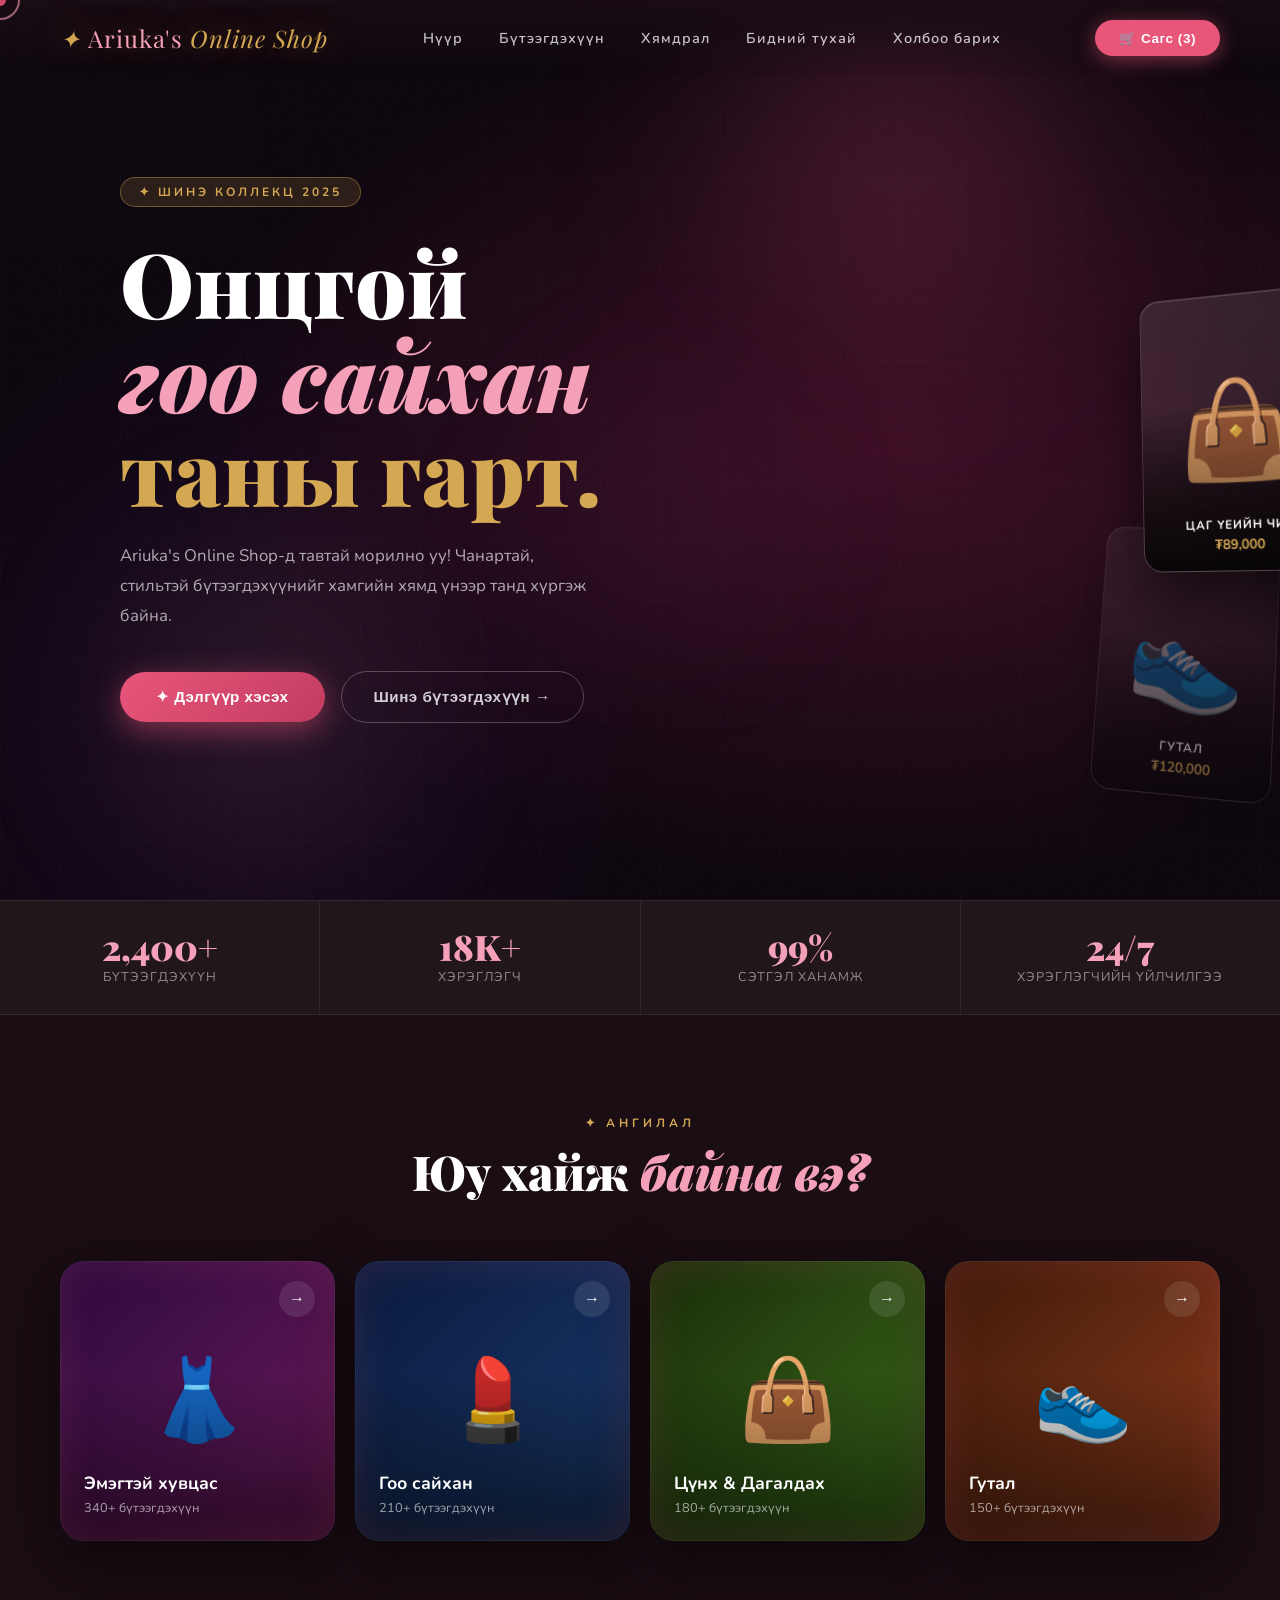
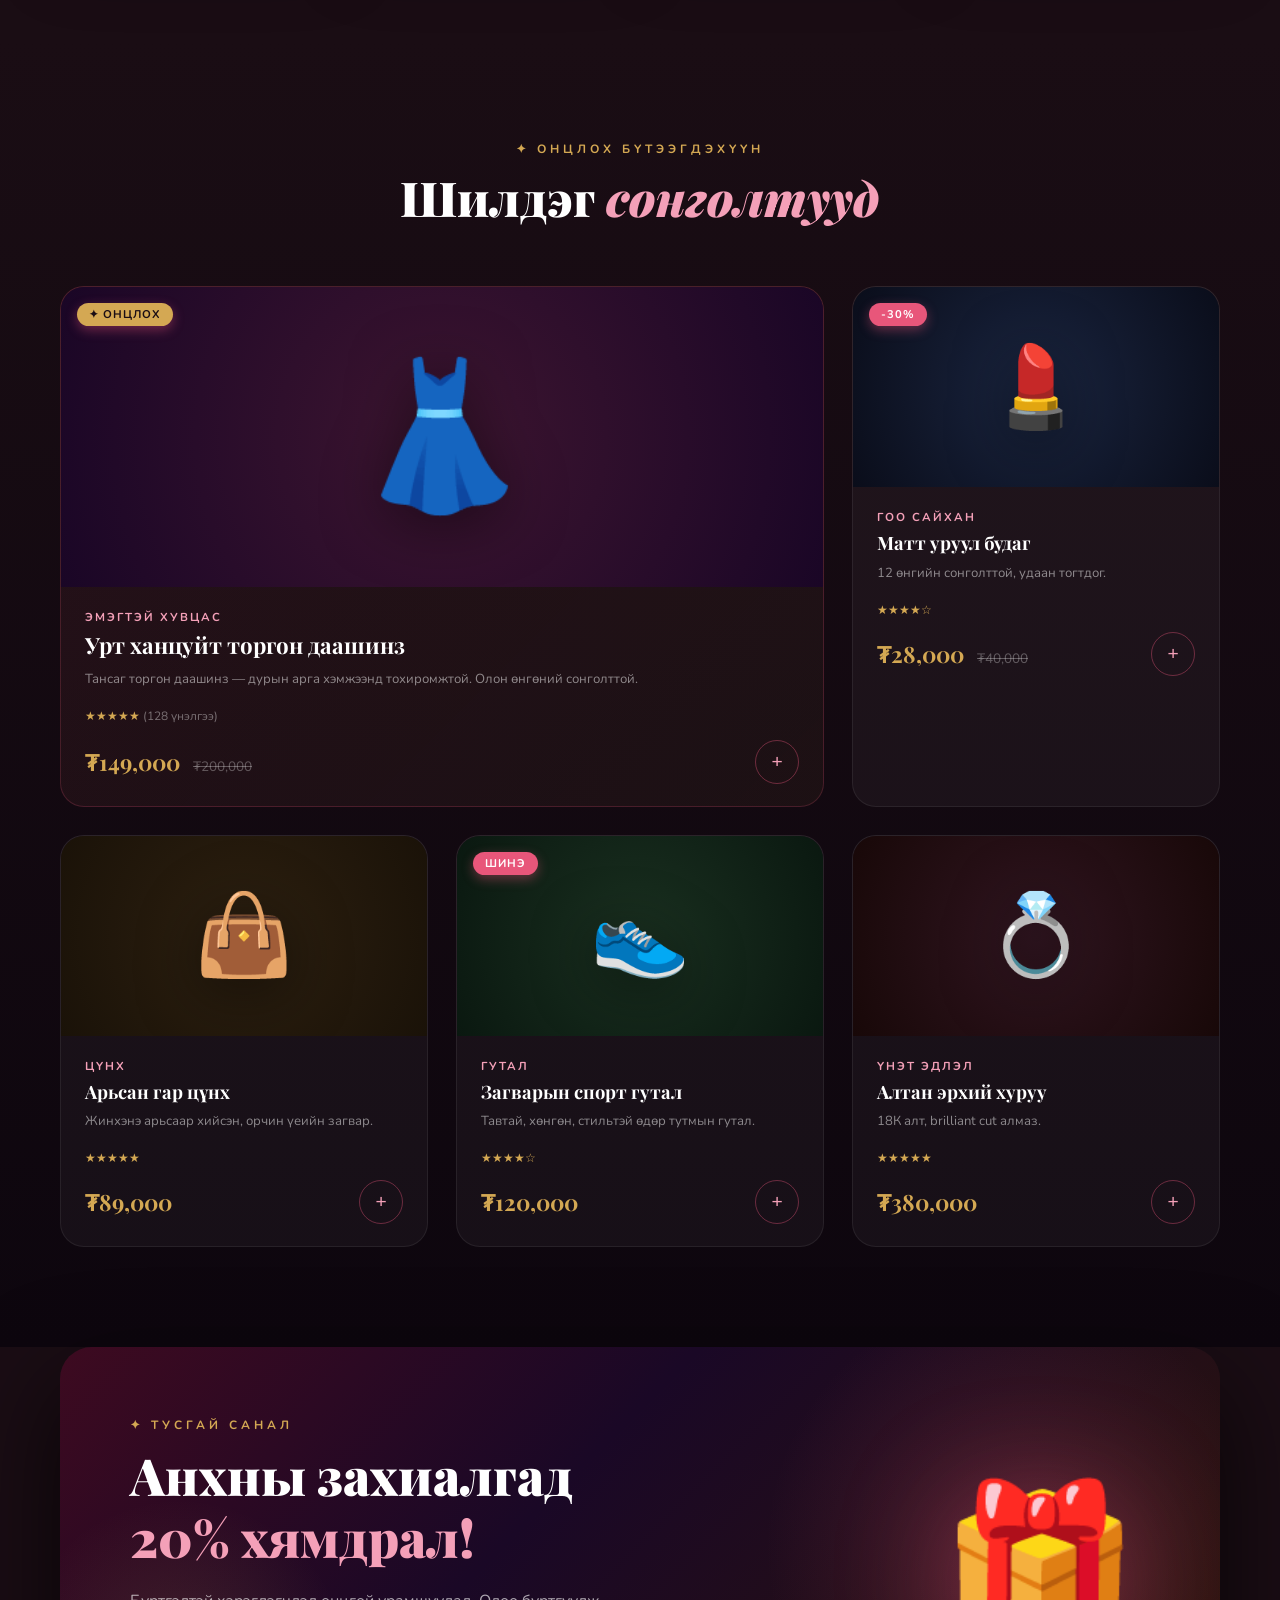
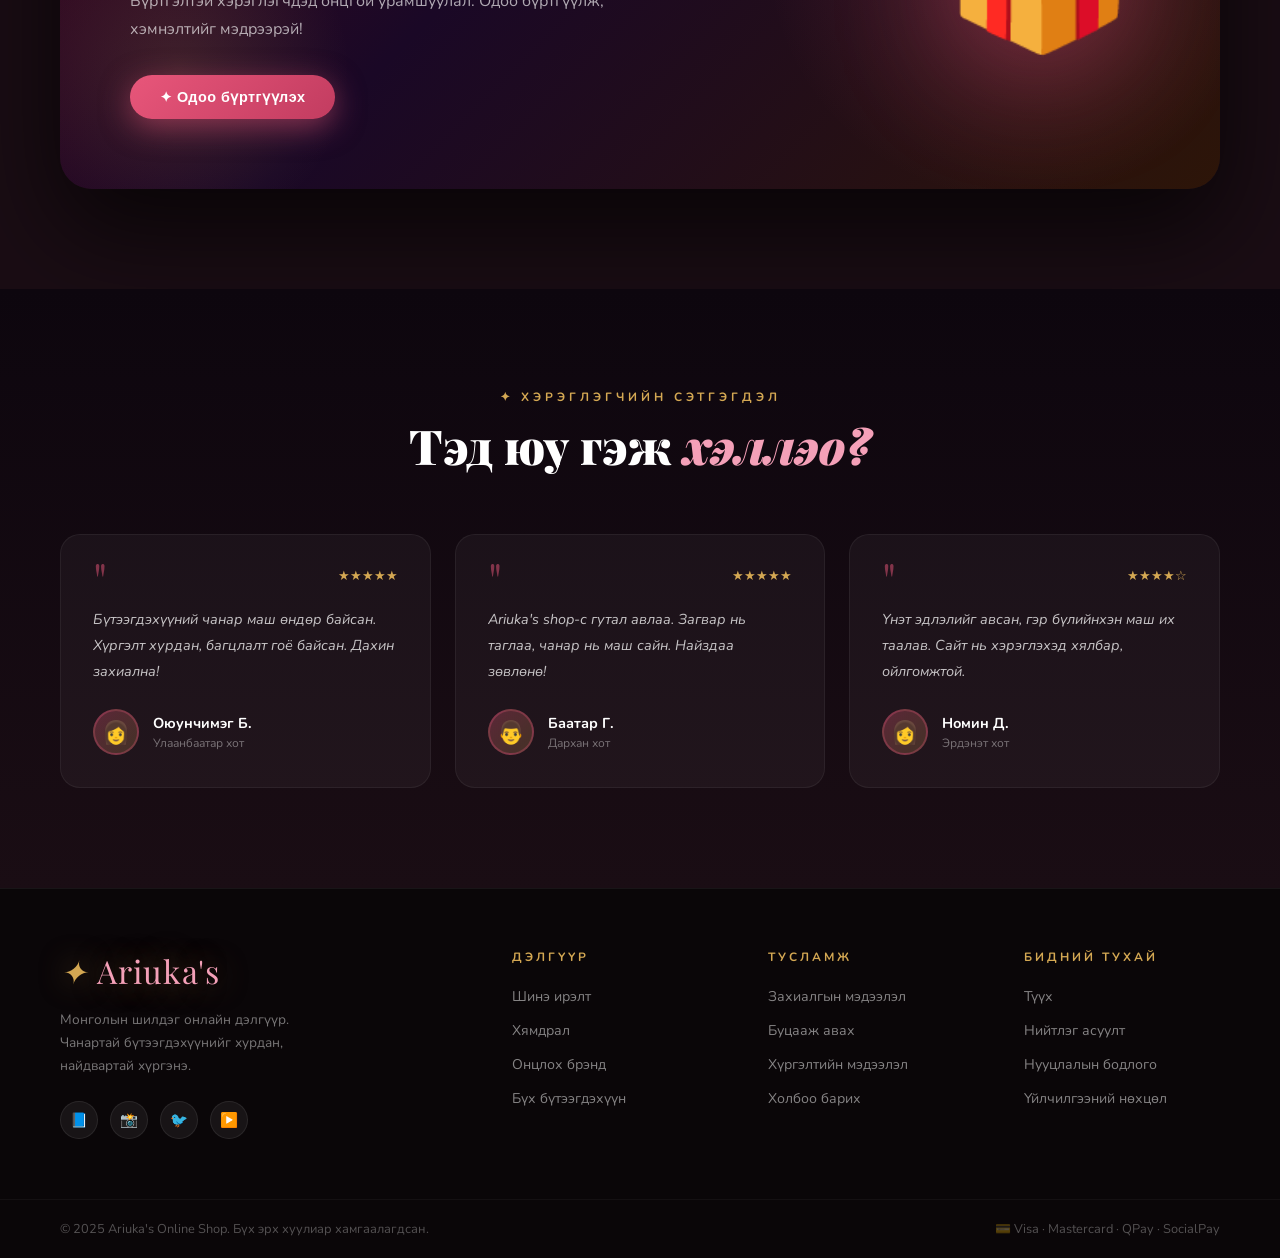
<file: ariuka-shop.html>
<!DOCTYPE html>
<html lang="mn">
<head>
<meta charset="UTF-8">
<meta name="viewport" content="width=device-width, initial-scale=1.0">
<title>Ariuka's Online Shop</title>
<link href="https://fonts.googleapis.com/css2?family=Playfair+Display:ital,wght@0,400;0,700;0,900;1,400&family=Nunito:wght@300;400;600;700&display=swap" rel="stylesheet">
<style>
  :root {
    --rose: #e8567a;
    --rose-dark: #c23c60;
    --rose-light: #f4a0b8;
    --cream: #fdf6f0;
    --gold: #d4a853;
    --gold-light: #f0d080;
    --deep: #1a0d14;
    --card-bg: rgba(255,255,255,0.08);
    --glass: rgba(255,255,255,0.12);
  }

  * { margin: 0; padding: 0; box-sizing: border-box; }

  body {
    font-family: 'Nunito', sans-serif;
    background: var(--deep);
    color: #fff;
    overflow-x: hidden;
    cursor: none;
  }

  /* Custom Cursor */
  .cursor {
    position: fixed;
    width: 12px; height: 12px;
    background: var(--rose);
    border-radius: 50%;
    pointer-events: none;
    z-index: 9999;
    transform: translate(-50%,-50%);
    transition: transform 0.1s ease;
    mix-blend-mode: difference;
  }
  .cursor-ring {
    position: fixed;
    width: 40px; height: 40px;
    border: 2px solid var(--rose-light);
    border-radius: 50%;
    pointer-events: none;
    z-index: 9998;
    transform: translate(-50%,-50%);
    transition: all 0.18s ease;
    opacity: 0.6;
  }

  /* ─── NAV ─── */
  nav {
    position: fixed; top: 0; left: 0; right: 0; z-index: 100;
    display: flex; align-items: center; justify-content: space-between;
    padding: 20px 60px;
    background: linear-gradient(to bottom, rgba(26,13,20,0.95), transparent);
    backdrop-filter: blur(10px);
  }
  .logo {
    font-family: 'Playfair Display', serif;
    font-size: 1.5rem;
    font-style: italic;
    color: var(--gold);
    letter-spacing: 1px;
    text-shadow: 0 0 30px rgba(212,168,83,0.5);
  }
  .logo span { color: var(--rose-light); font-style: normal; }
  .nav-links { display: flex; gap: 36px; list-style: none; }
  .nav-links a {
    color: rgba(255,255,255,0.75);
    text-decoration: none;
    font-size: 0.9rem;
    font-weight: 600;
    letter-spacing: 1px;
    transition: color 0.3s;
    position: relative;
  }
  .nav-links a::after {
    content:''; position: absolute; bottom:-4px; left:0; right:0;
    height:1px; background: var(--rose);
    transform: scaleX(0); transition: transform 0.3s;
  }
  .nav-links a:hover { color: #fff; }
  .nav-links a:hover::after { transform: scaleX(1); }
  .nav-cart {
    background: var(--rose);
    border: none; color: #fff;
    padding: 10px 24px; border-radius: 30px;
    font-size: 0.85rem; font-weight: 700;
    cursor: none; letter-spacing: 0.5px;
    box-shadow: 0 4px 20px rgba(232,86,122,0.5);
    transition: transform 0.2s, box-shadow 0.2s;
  }
  .nav-cart:hover {
    transform: translateY(-2px);
    box-shadow: 0 8px 30px rgba(232,86,122,0.7);
  }

  /* ─── HERO ─── */
  .hero {
    min-height: 100vh;
    position: relative;
    display: flex; align-items: center;
    overflow: hidden;
  }

  /* Multi-layer background depth */
  .hero-layer {
    position: absolute; inset: 0;
    will-change: transform;
  }
  .layer-1 {
    background: radial-gradient(ellipse 80% 70% at 70% 50%, #3d0f25 0%, transparent 70%),
                radial-gradient(ellipse 50% 80% at 20% 80%, #1a0826 0%, transparent 60%),
                #0d060e;
  }
  .layer-2 {
    background: url("data:image/svg+xml,%3Csvg xmlns='http://www.w3.org/2000/svg' width='600' height='600'%3E%3Cfilter id='n'%3E%3CfeTurbulence type='fractalNoise' baseFrequency='0.65' numOctaves='3' stitchTiles='stitch'/%3E%3C/filter%3E%3Crect width='100%25' height='100%25' filter='url(%23n)' opacity='0.04'/%3E%3C/svg%3E");
    opacity: 0.6;
  }
  .layer-orbs {
    position: absolute; inset: 0; pointer-events: none;
  }
  .orb {
    position: absolute;
    border-radius: 50%;
    filter: blur(80px);
    animation: orbFloat 8s ease-in-out infinite;
  }
  .orb-1 {
    width: 500px; height: 500px;
    background: radial-gradient(circle, rgba(232,86,122,0.25), transparent 70%);
    top: -100px; right: 10%;
    animation-delay: 0s;
  }
  .orb-2 {
    width: 400px; height: 400px;
    background: radial-gradient(circle, rgba(212,168,83,0.15), transparent 70%);
    bottom: 0; left: 5%;
    animation-delay: -3s;
  }
  .orb-3 {
    width: 300px; height: 300px;
    background: radial-gradient(circle, rgba(150,50,180,0.12), transparent 70%);
    top: 40%; left: 40%;
    animation-delay: -6s;
  }
  @keyframes orbFloat {
    0%, 100% { transform: translate(0,0) scale(1); }
    33% { transform: translate(30px,-20px) scale(1.05); }
    66% { transform: translate(-20px,15px) scale(0.97); }
  }

  /* Floating particles */
  .particles {
    position: absolute; inset: 0; pointer-events: none; overflow: hidden;
  }
  .particle {
    position: absolute;
    width: 3px; height: 3px;
    background: var(--gold-light);
    border-radius: 50%;
    animation: particleDrift linear infinite;
    opacity: 0;
  }
  @keyframes particleDrift {
    0% { transform: translateY(100vh) translateX(0); opacity: 0; }
    10% { opacity: 0.8; }
    90% { opacity: 0.5; }
    100% { transform: translateY(-100px) translateX(var(--drift)); opacity: 0; }
  }

  .hero-content {
    position: relative; z-index: 10;
    padding: 0 60px;
    max-width: 700px;
  }
  .hero-badge {
    display: inline-block;
    background: rgba(212,168,83,0.15);
    border: 1px solid rgba(212,168,83,0.4);
    color: var(--gold);
    padding: 6px 18px;
    border-radius: 30px;
    font-size: 0.75rem;
    font-weight: 700;
    letter-spacing: 3px;
    margin-bottom: 28px;
    text-transform: uppercase;
    animation: fadeUp 0.8s ease 0.2s both;
  }
  .hero-title {
    font-family: 'Playfair Display', serif;
    font-size: clamp(3rem, 7vw, 6rem);
    line-height: 1.05;
    font-weight: 900;
    animation: fadeUp 0.8s ease 0.4s both;
  }
  .hero-title em {
    font-style: italic;
    color: var(--rose-light);
    display: block;
  }
  .hero-title span.gold { color: var(--gold); }
  .hero-sub {
    margin-top: 24px;
    font-size: 1.05rem;
    color: rgba(255,255,255,0.65);
    line-height: 1.8;
    max-width: 480px;
    animation: fadeUp 0.8s ease 0.6s both;
  }
  .hero-actions {
    display: flex; gap: 16px; align-items: center;
    margin-top: 40px;
    animation: fadeUp 0.8s ease 0.8s both;
  }
  .btn-primary {
    background: linear-gradient(135deg, var(--rose), var(--rose-dark));
    color: #fff; border: none;
    padding: 16px 36px; border-radius: 50px;
    font-size: 0.95rem; font-weight: 700;
    cursor: none; letter-spacing: 0.5px;
    box-shadow: 0 8px 30px rgba(232,86,122,0.5), 0 0 0 0 rgba(232,86,122,0.4);
    transition: all 0.3s;
    position: relative; overflow: hidden;
  }
  .btn-primary::before {
    content:'';
    position: absolute; inset: 0;
    background: linear-gradient(135deg, rgba(255,255,255,0.2), transparent);
    opacity: 0; transition: opacity 0.3s;
  }
  .btn-primary:hover { transform: translateY(-3px); box-shadow: 0 14px 40px rgba(232,86,122,0.7); }
  .btn-primary:hover::before { opacity: 1; }
  .btn-secondary {
    color: rgba(255,255,255,0.8);
    background: none; border: 1px solid rgba(255,255,255,0.25);
    padding: 16px 32px; border-radius: 50px;
    font-size: 0.95rem; font-weight: 600;
    cursor: none; letter-spacing: 0.5px;
    transition: all 0.3s;
  }
  .btn-secondary:hover { border-color: var(--rose-light); color: var(--rose-light); }

  /* Hero 3D floating cards */
  .hero-visual {
    position: absolute; right: 5%; top: 50%;
    transform: translateY(-50%);
    z-index: 5;
    perspective: 800px;
  }
  .float-card {
    width: 200px; height: 280px;
    border-radius: 20px;
    position: absolute;
    background: linear-gradient(135deg, rgba(255,255,255,0.1), rgba(255,255,255,0.04));
    border: 1px solid rgba(255,255,255,0.12);
    backdrop-filter: blur(20px);
    box-shadow: 0 25px 60px rgba(0,0,0,0.6), inset 0 1px 0 rgba(255,255,255,0.15);
    display: flex; flex-direction: column;
    align-items: center; justify-content: flex-end;
    padding: 16px;
    overflow: hidden;
    animation: floatCard 6s ease-in-out infinite;
  }
  .float-card::before {
    content:'';
    position: absolute; inset: 0;
    background: linear-gradient(to bottom, transparent 40%, rgba(0,0,0,0.7));
  }
  .float-card-img {
    position: absolute; inset: 0;
    font-size: 6rem;
    display: flex; align-items: center; justify-content: center;
    opacity: 0.9;
  }
  .float-card-info {
    position: relative; z-index: 1; text-align: center;
  }
  .float-card-info h4 { font-size: 0.75rem; font-weight: 700; letter-spacing: 1px; }
  .float-card-info p { font-size: 0.85rem; color: var(--gold); font-weight: 700; margin-top: 2px; }

  .fc-1 {
    top: -160px; left: -80px;
    transform: rotateY(-15deg) rotateX(5deg) rotate(-3deg);
    animation-delay: 0s;
  }
  .fc-2 {
    top: -80px; left: 80px;
    transform: rotateY(10deg) rotateX(-3deg) rotate(5deg);
    animation-delay: -2s;
    width: 170px; height: 240px;
    z-index: -1;
    opacity: 0.7;
  }
  .fc-3 {
    top: 80px; left: -120px;
    transform: rotateY(-8deg) rotateX(8deg) rotate(2deg);
    animation-delay: -4s;
    width: 180px; height: 260px;
    opacity: 0.5;
    z-index: -2;
  }
  @keyframes floatCard {
    0%,100% { transform-origin: center; margin-top: 0; }
    50% { margin-top: -20px; }
  }
  @keyframes fadeUp {
    from { opacity:0; transform: translateY(30px); }
    to { opacity:1; transform: translateY(0); }
  }

  /* Stats bar */
  .stats-bar {
    position: relative; z-index: 20;
    display: flex; gap: 0;
    background: rgba(255,255,255,0.04);
    border-top: 1px solid rgba(255,255,255,0.08);
    border-bottom: 1px solid rgba(255,255,255,0.08);
  }
  .stat-item {
    flex: 1;
    padding: 28px 40px;
    text-align: center;
    border-right: 1px solid rgba(255,255,255,0.06);
    transition: background 0.3s;
  }
  .stat-item:last-child { border-right: none; }
  .stat-item:hover { background: rgba(255,255,255,0.04); }
  .stat-num {
    font-family: 'Playfair Display', serif;
    font-size: 2.2rem; font-weight: 900;
    color: var(--rose-light);
    line-height: 1;
  }
  .stat-label { font-size: 0.8rem; color: rgba(255,255,255,0.5); margin-top: 4px; letter-spacing: 1px; }

  /* ─── CATEGORIES ─── */
  section { padding: 100px 60px; }
  .section-header { text-align: center; margin-bottom: 60px; }
  .section-tag {
    color: var(--gold);
    font-size: 0.75rem;
    font-weight: 700;
    letter-spacing: 4px;
    text-transform: uppercase;
    margin-bottom: 12px;
    display: block;
  }
  .section-title {
    font-family: 'Playfair Display', serif;
    font-size: clamp(2rem, 4vw, 3rem);
    font-weight: 900;
    line-height: 1.2;
  }
  .section-title em { color: var(--rose-light); font-style: italic; }

  .categories-grid {
    display: grid;
    grid-template-columns: repeat(4, 1fr);
    gap: 20px;
  }
  .cat-card {
    position: relative;
    border-radius: 24px;
    overflow: hidden;
    cursor: none;
    height: 280px;
    transform-style: preserve-3d;
    transition: transform 0.5s cubic-bezier(0.23, 1, 0.32, 1);
    box-shadow: 0 20px 60px rgba(0,0,0,0.5);
  }
  .cat-card:hover { transform: translateY(-12px) rotateX(4deg); }
  .cat-card:hover .cat-bg { transform: scale(1.1); }
  .cat-card:hover .cat-overlay { opacity: 1; }
  .cat-card:first-child { grid-row: span 1; }
  .cat-bg {
    position: absolute; inset: 0;
    transition: transform 0.6s ease;
    display: flex; align-items: center; justify-content: center;
    font-size: 5rem;
  }
  .cat-bg-c1 { background: linear-gradient(135deg, #2d0a3e, #6b1a5c); }
  .cat-bg-c2 { background: linear-gradient(135deg, #0a1a3e, #1a3a6b); }
  .cat-bg-c3 { background: linear-gradient(135deg, #1a2d0a, #3a6b1a); }
  .cat-bg-c4 { background: linear-gradient(135deg, #3e1a0a, #8b3a1a); }
  .cat-overlay {
    position: absolute; inset: 0;
    background: linear-gradient(to top, rgba(0,0,0,0.8) 0%, transparent 60%);
    opacity: 0.7;
    transition: opacity 0.3s;
  }
  .cat-glow {
    position: absolute; inset: 0;
    box-shadow: inset 0 0 40px rgba(232,86,122,0.15);
    border: 1px solid rgba(255,255,255,0.08);
    border-radius: 24px;
    pointer-events: none;
  }
  .cat-info {
    position: absolute; bottom: 0; left: 0; right: 0;
    padding: 24px;
    z-index: 2;
  }
  .cat-info h3 { font-size: 1.1rem; font-weight: 700; margin-bottom: 4px; }
  .cat-info p { font-size: 0.8rem; color: rgba(255,255,255,0.6); }
  .cat-arrow {
    position: absolute; top: 20px; right: 20px;
    width: 36px; height: 36px;
    background: rgba(255,255,255,0.1);
    border-radius: 50%;
    display: flex; align-items: center; justify-content: center;
    font-size: 1rem;
    transition: all 0.3s;
    z-index: 2;
  }
  .cat-card:hover .cat-arrow { background: var(--rose); transform: rotate(45deg); }

  /* ─── PRODUCTS ─── */
  .products-section {
    background: linear-gradient(to bottom, var(--deep), #0d060e);
  }
  .products-grid {
    display: grid;
    grid-template-columns: repeat(3, 1fr);
    gap: 28px;
  }

  .prod-card {
    background: rgba(255,255,255,0.04);
    border: 1px solid rgba(255,255,255,0.07);
    border-radius: 24px;
    overflow: hidden;
    cursor: none;
    position: relative;
    transition: all 0.4s cubic-bezier(0.23, 1, 0.32, 1);
    transform-style: preserve-3d;
    perspective: 600px;
  }
  .prod-card:hover {
    transform: translateY(-16px);
    border-color: rgba(232,86,122,0.3);
    box-shadow:
      0 30px 80px rgba(0,0,0,0.7),
      0 0 40px rgba(232,86,122,0.1),
      inset 0 1px 0 rgba(255,255,255,0.1);
  }
  .prod-card.featured {
    grid-column: span 2;
    background: linear-gradient(135deg, rgba(232,86,122,0.08), rgba(212,168,83,0.05));
    border-color: rgba(232,86,122,0.2);
  }
  .prod-img {
    height: 240px;
    display: flex; align-items: center; justify-content: center;
    font-size: 7rem;
    position: relative;
    overflow: hidden;
  }
  .prod-card.featured .prod-img { height: 300px; font-size: 9rem; }
  .prod-img-bg {
    position: absolute; inset: 0;
    transition: transform 0.5s ease;
  }
  .prod-card:hover .prod-img-bg { transform: scale(1.08); }
  .prod-img-bg-1 { background: radial-gradient(circle at 50% 50%, #3d1530, #1a0626); }
  .prod-img-bg-2 { background: radial-gradient(circle at 50% 50%, #1a2540, #0a0d1a); }
  .prod-img-bg-3 { background: radial-gradient(circle at 50% 50%, #2d2010, #1a1208); }
  .prod-img-bg-4 { background: radial-gradient(circle at 50% 50%, #1a3020, #0a1810); }
  .prod-img-bg-5 { background: radial-gradient(circle at 50% 50%, #301520, #180808); }
  .prod-emoji {
    position: relative; z-index: 1;
    filter: drop-shadow(0 10px 30px rgba(0,0,0,0.5));
    transition: transform 0.4s ease;
  }
  .prod-card:hover .prod-emoji { transform: scale(1.1) translateY(-8px); }
  .prod-badge {
    position: absolute; top: 16px; left: 16px; z-index: 2;
    background: var(--rose);
    color: #fff; padding: 4px 12px;
    border-radius: 20px; font-size: 0.7rem; font-weight: 700;
    letter-spacing: 1px;
    box-shadow: 0 4px 12px rgba(232,86,122,0.4);
  }
  .prod-badge.gold { background: var(--gold); color: var(--deep); }
  .prod-body { padding: 22px 24px; }
  .prod-category {
    font-size: 0.72rem; color: var(--rose-light);
    font-weight: 700; letter-spacing: 2px;
    text-transform: uppercase; margin-bottom: 6px;
  }
  .prod-name {
    font-family: 'Playfair Display', serif;
    font-size: 1.15rem; font-weight: 700;
    margin-bottom: 8px; line-height: 1.3;
  }
  .prod-card.featured .prod-name { font-size: 1.4rem; }
  .prod-desc {
    font-size: 0.82rem; color: rgba(255,255,255,0.5);
    line-height: 1.6; margin-bottom: 18px;
  }
  .prod-footer {
    display: flex; align-items: center; justify-content: space-between;
  }
  .prod-price {
    font-family: 'Playfair Display', serif;
    font-size: 1.4rem; font-weight: 700;
    color: var(--gold);
  }
  .prod-price .old-price {
    font-size: 0.85rem; color: rgba(255,255,255,0.3);
    text-decoration: line-through; margin-left: 8px;
    font-family: 'Nunito', sans-serif; font-weight: 400;
  }
  .prod-stars { color: var(--gold); font-size: 0.75rem; margin-top: 2px; }
  .add-btn {
    background: none;
    border: 1px solid rgba(232,86,122,0.4);
    color: var(--rose-light);
    width: 44px; height: 44px;
    border-radius: 50%;
    font-size: 1.2rem;
    cursor: none;
    transition: all 0.3s;
    display: flex; align-items: center; justify-content: center;
  }
  .add-btn:hover {
    background: var(--rose);
    border-color: var(--rose);
    color: #fff;
    transform: scale(1.1);
    box-shadow: 0 6px 20px rgba(232,86,122,0.5);
  }

  /* ─── BANNER ─── */
  .banner-section {
    padding: 0 60px 100px;
  }
  .banner {
    border-radius: 32px;
    background: linear-gradient(135deg, #3d0a20 0%, #1a0826 40%, #2d1508 100%);
    padding: 70px;
    position: relative; overflow: hidden;
    box-shadow: 0 40px 100px rgba(0,0,0,0.7);
  }
  .banner::before {
    content:'';
    position: absolute;
    width: 600px; height: 600px;
    background: radial-gradient(circle, rgba(232,86,122,0.2), transparent 60%);
    right: -100px; top: -100px;
    border-radius: 50%;
    animation: orbFloat 8s ease-in-out infinite;
  }
  .banner::after {
    content:'';
    position: absolute;
    width: 400px; height: 400px;
    background: radial-gradient(circle, rgba(212,168,83,0.15), transparent 60%);
    left: -80px; bottom: -80px;
    border-radius: 50%;
    animation: orbFloat 10s ease-in-out infinite reverse;
  }
  .banner-inner { position: relative; z-index: 1; max-width: 500px; }
  .banner-inner .section-tag { text-align: left; }
  .banner-inner h2 {
    font-family: 'Playfair Display', serif;
    font-size: clamp(2rem, 4vw, 3.2rem);
    font-weight: 900; line-height: 1.2;
    margin: 12px 0 20px;
  }
  .banner-inner p { color: rgba(255,255,255,0.65); line-height: 1.7; margin-bottom: 32px; }
  .banner-emoji {
    position: absolute; right: 80px; top: 50%;
    transform: translateY(-50%);
    font-size: 10rem;
    filter: drop-shadow(0 20px 60px rgba(232,86,122,0.4));
    animation: floatCard 5s ease-in-out infinite;
    z-index: 1;
  }

  /* ─── TESTIMONIALS ─── */
  .testimonials-section {
    background: linear-gradient(to bottom, #0d060e, var(--deep));
  }
  .testi-grid {
    display: grid;
    grid-template-columns: repeat(3, 1fr);
    gap: 24px;
  }
  .testi-card {
    background: rgba(255,255,255,0.04);
    border: 1px solid rgba(255,255,255,0.06);
    border-radius: 20px;
    padding: 32px;
    position: relative;
    transition: all 0.4s ease;
  }
  .testi-card:hover {
    transform: translateY(-8px);
    border-color: rgba(232,86,122,0.2);
    box-shadow: 0 20px 50px rgba(0,0,0,0.5);
  }
  .testi-quote {
    font-size: 3rem;
    color: var(--rose);
    line-height: 0.5;
    margin-bottom: 16px;
    font-family: 'Playfair Display', serif;
    opacity: 0.5;
  }
  .testi-text {
    font-size: 0.9rem; line-height: 1.8;
    color: rgba(255,255,255,0.75);
    margin-bottom: 24px;
    font-style: italic;
  }
  .testi-user { display: flex; align-items: center; gap: 14px; }
  .testi-avatar {
    width: 46px; height: 46px;
    border-radius: 50%;
    display: flex; align-items: center; justify-content: center;
    font-size: 1.4rem;
    background: linear-gradient(135deg, rgba(232,86,122,0.3), rgba(212,168,83,0.2));
    border: 2px solid rgba(232,86,122,0.3);
  }
  .testi-name { font-weight: 700; font-size: 0.9rem; }
  .testi-loc { font-size: 0.75rem; color: rgba(255,255,255,0.4); margin-top: 2px; }
  .testi-stars { color: var(--gold); font-size: 0.8rem; float: right; }

  /* ─── FOOTER ─── */
  footer {
    border-top: 1px solid rgba(255,255,255,0.06);
    padding: 60px;
    background: #0a0608;
    display: grid;
    grid-template-columns: 2fr 1fr 1fr 1fr;
    gap: 60px;
  }
  .footer-brand .logo { font-size: 2rem; display: block; margin-bottom: 16px; }
  .footer-brand p { font-size: 0.85rem; color: rgba(255,255,255,0.45); line-height: 1.7; max-width: 280px; }
  .footer-col h4 {
    font-size: 0.75rem; font-weight: 700;
    letter-spacing: 3px; color: var(--gold);
    text-transform: uppercase; margin-bottom: 20px;
  }
  .footer-col ul { list-style: none; display: flex; flex-direction: column; gap: 12px; }
  .footer-col a {
    color: rgba(255,255,255,0.5); text-decoration: none;
    font-size: 0.88rem; transition: color 0.2s;
  }
  .footer-col a:hover { color: var(--rose-light); }
  .footer-bottom {
    background: #0a0608;
    padding: 20px 60px;
    border-top: 1px solid rgba(255,255,255,0.04);
    display: flex; justify-content: space-between; align-items: center;
    font-size: 0.8rem; color: rgba(255,255,255,0.3);
  }
  .social-links { display: flex; gap: 12px; }
  .social-btn {
    width: 38px; height: 38px;
    border-radius: 50%;
    background: rgba(255,255,255,0.06);
    border: 1px solid rgba(255,255,255,0.08);
    display: flex; align-items: center; justify-content: center;
    font-size: 0.9rem; cursor: none;
    transition: all 0.3s;
  }
  .social-btn:hover { background: var(--rose); border-color: var(--rose); transform: translateY(-3px); }

  /* Scroll reveal */
  .reveal {
    opacity: 0;
    transform: translateY(40px);
    transition: all 0.8s cubic-bezier(0.23, 1, 0.32, 1);
  }
  .reveal.visible { opacity: 1; transform: translateY(0); }

  /* Parallax depth lines */
  .depth-lines {
    position: absolute; inset: 0;
    background-image:
      linear-gradient(to right, rgba(255,255,255,0.015) 1px, transparent 1px),
      linear-gradient(to bottom, rgba(255,255,255,0.015) 1px, transparent 1px);
    background-size: 60px 60px;
    pointer-events: none;
  }

  @media(max-width:768px) {
    nav { padding: 16px 24px; }
    section, .banner-section { padding: 60px 24px; }
    .hero-content { padding: 0 24px; }
    .categories-grid, .products-grid, .testi-grid { grid-template-columns: 1fr; }
    .prod-card.featured { grid-column: 1; }
    footer { grid-template-columns: 1fr; gap: 40px; padding: 40px 24px; }
    .footer-bottom { flex-direction: column; gap: 16px; padding: 20px 24px; }
    .hero-visual { display: none; }
    .banner-emoji { display: none; }
    .banner { padding: 40px; }
    .stats-bar { flex-wrap: wrap; }
    .stat-item { min-width: 50%; }
    .nav-links { display: none; }
  }
</style>
</head>
<body>

<!-- Custom Cursor -->
<div class="cursor" id="cursor"></div>
<div class="cursor-ring" id="cursorRing"></div>

<!-- ─── NAV ─── -->
<nav>
  <div class="logo">✦ <span>Ariuka's</span> Online Shop</div>
  <ul class="nav-links">
    <li><a href="#">Нүүр</a></li>
    <li><a href="#">Бүтээгдэхүүн</a></li>
    <li><a href="#">Хямдрал</a></li>
    <li><a href="#">Бидний тухай</a></li>
    <li><a href="#">Холбоо барих</a></li>
  </ul>
  <button class="nav-cart">🛒 Сагс (3)</button>
</nav>

<!-- ─── HERO ─── -->
<section class="hero">
  <div class="hero-layer layer-1"></div>
  <div class="hero-layer layer-2"></div>
  <div class="depth-lines"></div>

  <div class="layer-orbs">
    <div class="orb orb-1"></div>
    <div class="orb orb-2"></div>
    <div class="orb orb-3"></div>
  </div>

  <div class="particles" id="particles"></div>

  <div class="hero-content">
    <div class="hero-badge">✦ Шинэ коллекц 2025</div>
    <h1 class="hero-title">
      Онцгой <em>гоо сайхан</em>
      <span class="gold">таны гарт.</span>
    </h1>
    <p class="hero-sub">
      Ariuka's Online Shop-д тавтай морилно уу! Чанартай, стильтэй бүтээгдэхүүнийг хамгийн хямд үнээр танд хүргэж байна.
    </p>
    <div class="hero-actions">
      <button class="btn-primary">✦ Дэлгүүр хэсэх</button>
      <button class="btn-secondary">Шинэ бүтээгдэхүүн →</button>
    </div>
  </div>

  <!-- Floating 3D cards -->
  <div class="hero-visual">
    <div class="float-card fc-1">
      <div class="float-card-img">👜</div>
      <div class="cat-overlay"></div>
      <div class="float-card-info">
        <h4>ЦАГ ҮЕИЙН ЧИГ</h4>
        <p>₮89,000</p>
      </div>
    </div>
    <div class="float-card fc-2">
      <div class="float-card-img">💄</div>
      <div class="cat-overlay"></div>
      <div class="float-card-info">
        <h4>ГООМОЛ</h4>
        <p>₮34,000</p>
      </div>
    </div>
    <div class="float-card fc-3">
      <div class="float-card-img">👟</div>
      <div class="cat-overlay"></div>
      <div class="float-card-info">
        <h4>ГУТАЛ</h4>
        <p>₮120,000</p>
      </div>
    </div>
  </div>
</section>

<!-- Stats -->
<div class="stats-bar">
  <div class="stat-item">
    <div class="stat-num">2,400+</div>
    <div class="stat-label">БҮТЭЭГДЭХҮҮН</div>
  </div>
  <div class="stat-item">
    <div class="stat-num">18K+</div>
    <div class="stat-label">ХЭРЭГЛЭГЧ</div>
  </div>
  <div class="stat-item">
    <div class="stat-num">99%</div>
    <div class="stat-label">СЭТГЭЛ ХАНАМЖ</div>
  </div>
  <div class="stat-item">
    <div class="stat-num">24/7</div>
    <div class="stat-label">ХЭРЭГЛЭГЧИЙН ҮЙЛЧИЛГЭЭ</div>
  </div>
</div>

<!-- ─── CATEGORIES ─── -->
<section class="reveal">
  <div class="section-header">
    <span class="section-tag">✦ Ангилал</span>
    <h2 class="section-title">Юу хайж <em>байна вэ?</em></h2>
  </div>
  <div class="categories-grid">
    <div class="cat-card">
      <div class="cat-bg cat-bg-c1"><div>👗</div></div>
      <div class="cat-overlay"></div>
      <div class="cat-glow"></div>
      <div class="cat-arrow">→</div>
      <div class="cat-info">
        <h3>Эмэгтэй хувцас</h3>
        <p>340+ бүтээгдэхүүн</p>
      </div>
    </div>
    <div class="cat-card">
      <div class="cat-bg cat-bg-c2"><div>💄</div></div>
      <div class="cat-overlay"></div>
      <div class="cat-glow"></div>
      <div class="cat-arrow">→</div>
      <div class="cat-info">
        <h3>Гоо сайхан</h3>
        <p>210+ бүтээгдэхүүн</p>
      </div>
    </div>
    <div class="cat-card">
      <div class="cat-bg cat-bg-c3"><div>👜</div></div>
      <div class="cat-overlay"></div>
      <div class="cat-glow"></div>
      <div class="cat-arrow">→</div>
      <div class="cat-info">
        <h3>Цүнх & Дагалдах</h3>
        <p>180+ бүтээгдэхүүн</p>
      </div>
    </div>
    <div class="cat-card">
      <div class="cat-bg cat-bg-c4"><div>👟</div></div>
      <div class="cat-overlay"></div>
      <div class="cat-glow"></div>
      <div class="cat-arrow">→</div>
      <div class="cat-info">
        <h3>Гутал</h3>
        <p>150+ бүтээгдэхүүн</p>
      </div>
    </div>
  </div>
</section>

<!-- ─── PRODUCTS ─── -->
<section class="products-section reveal">
  <div class="section-header">
    <span class="section-tag">✦ Онцлох бүтээгдэхүүн</span>
    <h2 class="section-title">Шилдэг <em>сонголтууд</em></h2>
  </div>

  <div class="products-grid">

    <!-- Featured -->
    <div class="prod-card featured">
      <div class="prod-img">
        <div class="prod-img-bg prod-img-bg-1"></div>
        <div class="prod-emoji">👗</div>
        <div class="prod-badge gold">✦ ОНЦЛОХ</div>
      </div>
      <div class="prod-body">
        <div class="prod-category">Эмэгтэй хувцас</div>
        <div class="prod-name">Урт ханцуйт торгон даашинз</div>
        <div class="prod-desc">Тансаг торгон даашинз — дурын арга хэмжээнд тохиромжтой. Олон өнгөний сонголттой.</div>
        <div class="prod-stars">★★★★★ <span style="color:rgba(255,255,255,0.4)">(128 үнэлгээ)</span></div>
        <div class="prod-footer" style="margin-top:16px">
          <div>
            <div class="prod-price">₮149,000 <span class="old-price">₮200,000</span></div>
          </div>
          <button class="add-btn">+</button>
        </div>
      </div>
    </div>

    <div class="prod-card">
      <div class="prod-img" style="height:200px">
        <div class="prod-img-bg prod-img-bg-2"></div>
        <div class="prod-emoji" style="font-size:5rem">💄</div>
        <div class="prod-badge">-30%</div>
      </div>
      <div class="prod-body">
        <div class="prod-category">Гоо сайхан</div>
        <div class="prod-name">Матт уруул будаг</div>
        <div class="prod-desc">12 өнгийн сонголттой, удаан тогтдог.</div>
        <div class="prod-stars">★★★★☆</div>
        <div class="prod-footer" style="margin-top:14px">
          <div class="prod-price">₮28,000 <span class="old-price">₮40,000</span></div>
          <button class="add-btn">+</button>
        </div>
      </div>
    </div>

    <div class="prod-card">
      <div class="prod-img" style="height:200px">
        <div class="prod-img-bg prod-img-bg-3"></div>
        <div class="prod-emoji" style="font-size:5rem">👜</div>
      </div>
      <div class="prod-body">
        <div class="prod-category">Цүнх</div>
        <div class="prod-name">Арьсан гар цүнх</div>
        <div class="prod-desc">Жинхэнэ арьсаар хийсэн, орчин үеийн загвар.</div>
        <div class="prod-stars">★★★★★</div>
        <div class="prod-footer" style="margin-top:14px">
          <div class="prod-price">₮89,000</div>
          <button class="add-btn">+</button>
        </div>
      </div>
    </div>

    <div class="prod-card">
      <div class="prod-img" style="height:200px">
        <div class="prod-img-bg prod-img-bg-4"></div>
        <div class="prod-emoji" style="font-size:5rem">👟</div>
        <div class="prod-badge">ШИНЭ</div>
      </div>
      <div class="prod-body">
        <div class="prod-category">Гутал</div>
        <div class="prod-name">Загварын спорт гутал</div>
        <div class="prod-desc">Тавтай, хөнгөн, стильтэй өдөр тутмын гутал.</div>
        <div class="prod-stars">★★★★☆</div>
        <div class="prod-footer" style="margin-top:14px">
          <div class="prod-price">₮120,000</div>
          <button class="add-btn">+</button>
        </div>
      </div>
    </div>

    <div class="prod-card">
      <div class="prod-img" style="height:200px">
        <div class="prod-img-bg prod-img-bg-5"></div>
        <div class="prod-emoji" style="font-size:5rem">💍</div>
      </div>
      <div class="prod-body">
        <div class="prod-category">Үнэт эдлэл</div>
        <div class="prod-name">Алтан эрхий хуруу</div>
        <div class="prod-desc">18К алт, brilliant cut алмаз.</div>
        <div class="prod-stars">★★★★★</div>
        <div class="prod-footer" style="margin-top:14px">
          <div class="prod-price">₮380,000</div>
          <button class="add-btn">+</button>
        </div>
      </div>
    </div>

  </div>
</section>

<!-- ─── BANNER ─── -->
<div class="banner-section reveal">
  <div class="banner">
    <div class="banner-inner">
      <span class="section-tag">✦ Тусгай санал</span>
      <h2>Анхны захиалгад <span style="color:var(--rose-light)">20% хямдрал!</span></h2>
      <p>Бүртгэлтэй хэрэглэгчдэд онцгой урамшуулал. Одоо бүртгүүлж, хэмнэлтийг мэдрээрэй!</p>
      <button class="btn-primary" style="font-size:0.9rem; padding:14px 30px;">✦ Одоо бүртгүүлэх</button>
    </div>
    <div class="banner-emoji">🎁</div>
  </div>
</div>

<!-- ─── TESTIMONIALS ─── -->
<section class="testimonials-section reveal">
  <div class="section-header">
    <span class="section-tag">✦ Хэрэглэгчийн сэтгэгдэл</span>
    <h2 class="section-title">Тэд юу гэж <em>хэллэо?</em></h2>
  </div>
  <div class="testi-grid">
    <div class="testi-card">
      <div class="testi-stars">★★★★★</div>
      <div class="testi-quote">"</div>
      <p class="testi-text">Бүтээгдэхүүний чанар маш өндөр байсан. Хүргэлт хурдан, багцлалт гоё байсан. Дахин захиална!</p>
      <div class="testi-user">
        <div class="testi-avatar">👩</div>
        <div>
          <div class="testi-name">Оюунчимэг Б.</div>
          <div class="testi-loc">Улаанбаатар хот</div>
        </div>
      </div>
    </div>
    <div class="testi-card">
      <div class="testi-stars">★★★★★</div>
      <div class="testi-quote">"</div>
      <p class="testi-text">Ariuka's shop-с гутал авлаа. Загвар нь таглаа, чанар нь маш сайн. Найздаа зөвлөнө!</p>
      <div class="testi-user">
        <div class="testi-avatar">👨</div>
        <div>
          <div class="testi-name">Баатар Г.</div>
          <div class="testi-loc">Дархан хот</div>
        </div>
      </div>
    </div>
    <div class="testi-card">
      <div class="testi-stars">★★★★☆</div>
      <div class="testi-quote">"</div>
      <p class="testi-text">Үнэт эдлэлийг авсан, гэр бүлийнхэн маш их таалав. Сайт нь хэрэглэхэд хялбар, ойлгомжтой.</p>
      <div class="testi-user">
        <div class="testi-avatar">👩</div>
        <div>
          <div class="testi-name">Номин Д.</div>
          <div class="testi-loc">Эрдэнэт хот</div>
        </div>
      </div>
    </div>
  </div>
</section>

<!-- ─── FOOTER ─── -->
<footer>
  <div class="footer-brand">
    <div class="logo">✦ <span>Ariuka's</span></div>
    <p>Монголын шилдэг онлайн дэлгүүр. Чанартай бүтээгдэхүүнийг хурдан, найдвартай хүргэнэ.</p>
    <div class="social-links" style="margin-top:24px">
      <div class="social-btn">📘</div>
      <div class="social-btn">📸</div>
      <div class="social-btn">🐦</div>
      <div class="social-btn">▶️</div>
    </div>
  </div>
  <div class="footer-col">
    <h4>Дэлгүүр</h4>
    <ul>
      <li><a href="#">Шинэ ирэлт</a></li>
      <li><a href="#">Хямдрал</a></li>
      <li><a href="#">Онцлох брэнд</a></li>
      <li><a href="#">Бүх бүтээгдэхүүн</a></li>
    </ul>
  </div>
  <div class="footer-col">
    <h4>Тусламж</h4>
    <ul>
      <li><a href="#">Захиалгын мэдээлэл</a></li>
      <li><a href="#">Буцааж авах</a></li>
      <li><a href="#">Хүргэлтийн мэдээлэл</a></li>
      <li><a href="#">Холбоо барих</a></li>
    </ul>
  </div>
  <div class="footer-col">
    <h4>Бидний тухай</h4>
    <ul>
      <li><a href="#">Түүх</a></li>
      <li><a href="#">Нийтлэг асуулт</a></li>
      <li><a href="#">Нууцлалын бодлого</a></li>
      <li><a href="#">Үйлчилгээний нөхцөл</a></li>
    </ul>
  </div>
</footer>
<div class="footer-bottom">
  <span>© 2025 Ariuka's Online Shop. Бүх эрх хуулиар хамгаалагдсан.</span>
  <span>💳 Visa · Mastercard · QPay · SocialPay</span>
</div>

<script>
  // ─── Custom cursor
  const cursor = document.getElementById('cursor');
  const ring = document.getElementById('cursorRing');
  let mx=0, my=0, rx=0, ry=0;
  document.addEventListener('mousemove', e => {
    mx = e.clientX; my = e.clientY;
    cursor.style.left = mx + 'px';
    cursor.style.top = my + 'px';
  });
  function animRing() {
    rx += (mx - rx) * 0.12;
    ry += (my - ry) *.12;
    ring.style.left = rx + 'px';
    ring.style.top = ry + 'px';
    requestAnimationFrame(animRing);
  }
  animRing();
  document.querySelectorAll('button, a, .cat-card, .prod-card, .testi-card').forEach(el => {
    el.addEventListener('mouseenter', () => {
      cursor.style.transform = 'translate(-50%,-50%) scale(1.8)';
      ring.style.transform = 'translate(-50%,-50%) scale(1.4)';
      ring.style.borderColor = 'var(--rose)';
    });
    el.addEventListener('mouseleave', () => {
      cursor.style.transform = 'translate(-50%,-50%) scale(1)';
      ring.style.transform = 'translate(-50%,-50%) scale(1)';
      ring.style.borderColor = 'var(--rose-light)';
    });
  });

  // ─── Particles
  const pc = document.getElementById('particles');
  for(let i=0;i<30;i++){
    const p = document.createElement('div');
    p.className='particle';
    const size = Math.random()*3+1;
    p.style.cssText = `
      left:${Math.random()*100}%;
      width:${size}px; height:${size}px;
      --drift:${(Math.random()-0.5)*200}px;
      animation-duration:${Math.random()*10+8}s;
      animation-delay:${Math.random()*10}s;
    `;
    pc.appendChild(p);
  }

  // ─── Parallax hero
  document.addEventListener('mousemove', e => {
    const x = (e.clientX / window.innerWidth - 0.5) * 30;
    const y = (e.clientY / window.innerHeight - 0.5) * 20;
    document.querySelector('.hero-visual').style.transform =
      `translateY(-50%) rotateY(${-x*0.3}deg) translateX(${x*0.5}px)`;
    document.querySelector('.orb-1').style.transform = `translate(${x*0.8}px, ${y*0.5}px)`;
    document.querySelector('.orb-2').style.transform = `translate(${-x*0.4}px, ${-y*0.3}px)`;
  });

  // ─── 3D tilt on product cards
  document.querySelectorAll('.prod-card, .cat-card').forEach(card => {
    card.addEventListener('mousemove', e => {
      const r = card.getBoundingClientRect();
      const x = (e.clientX - r.left) / r.width - 0.5;
      const y = (e.clientY - r.top) / r.height - 0.5;
      card.style.transform = `
        translateY(-16px)
        rotateX(${-y*10}deg)
        rotateY(${x*10}deg)
      `;
    });
    card.addEventListener('mouseleave', () => {
      card.style.transform = '';
    });
  });

  // ─── Scroll reveal
  const reveals = document.querySelectorAll('.reveal');
  const obs = new IntersectionObserver(entries => {
    entries.forEach(e => {
      if(e.isIntersecting) e.target.classList.add('visible');
    });
  }, { threshold: 0.1 });
  reveals.forEach(r => obs.observe(r));

  // Stagger reveals
  reveals.forEach((el, i) => {
    el.style.transitionDelay = (i * 0.1) + 's';
  });
</script>
</body>
</html>
</file>
